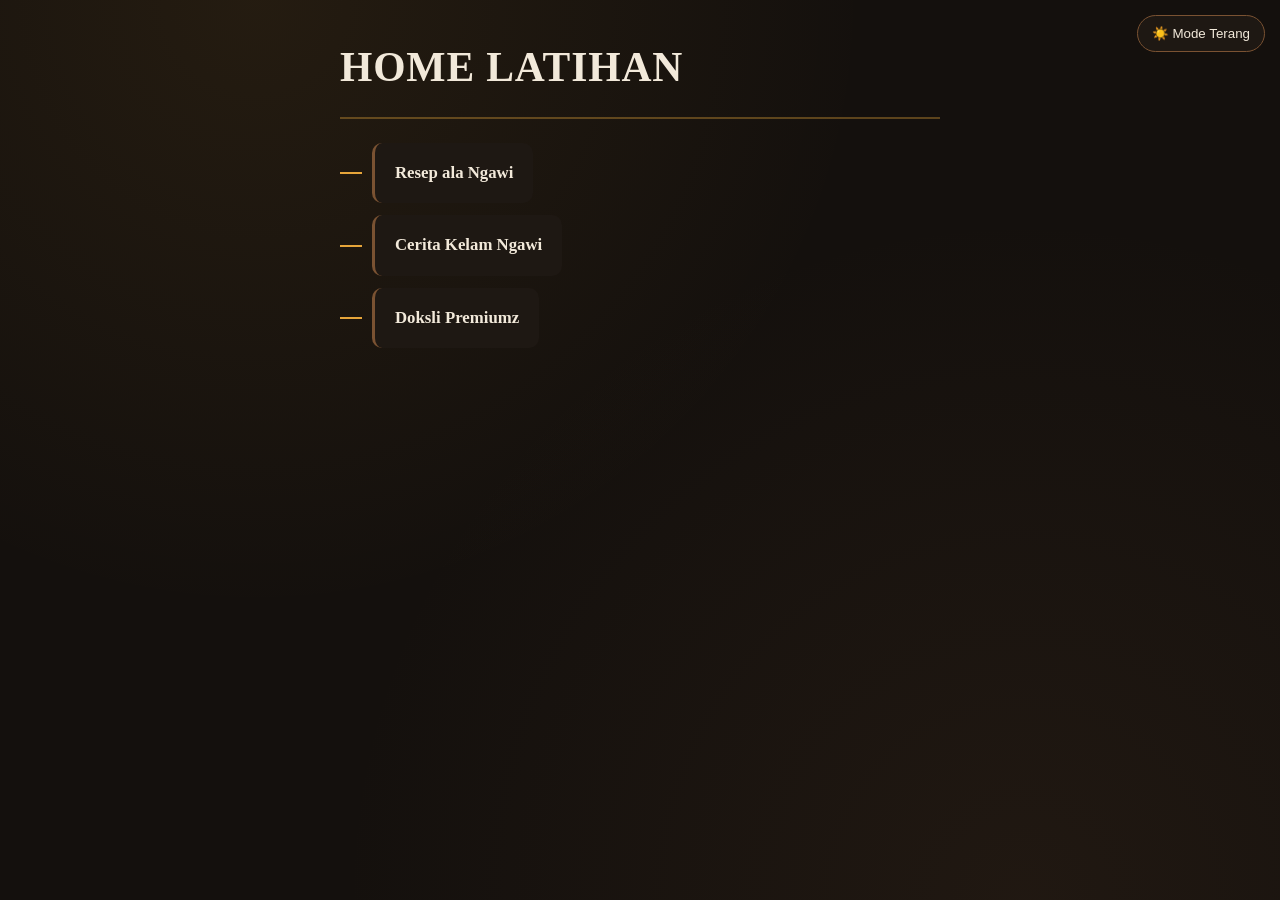
<file: index.html>
<!DOCTYPE html>
<html>
  <head>
    <title>LINK LINK NGAWI</title>
    <link rel="stylesheet" href="index.css">
  </head>
  <body>
    <h1>HOME LATIHAN</h1>
    <ul>
      <li><h2><a href="resep.html">Resep ala Ngawi</a></h2></li>
      <li><h2><a href="cerita.html">Cerita Kelam Ngawi</a></h2></li>
      <li><h2><a href="https://videy.co/v?id=rBl8OpQ61"> Doksli Premiumz</a></h2></li>
    </ul>
    <script src="script.js"></script>
  </body>
</html>
</file>
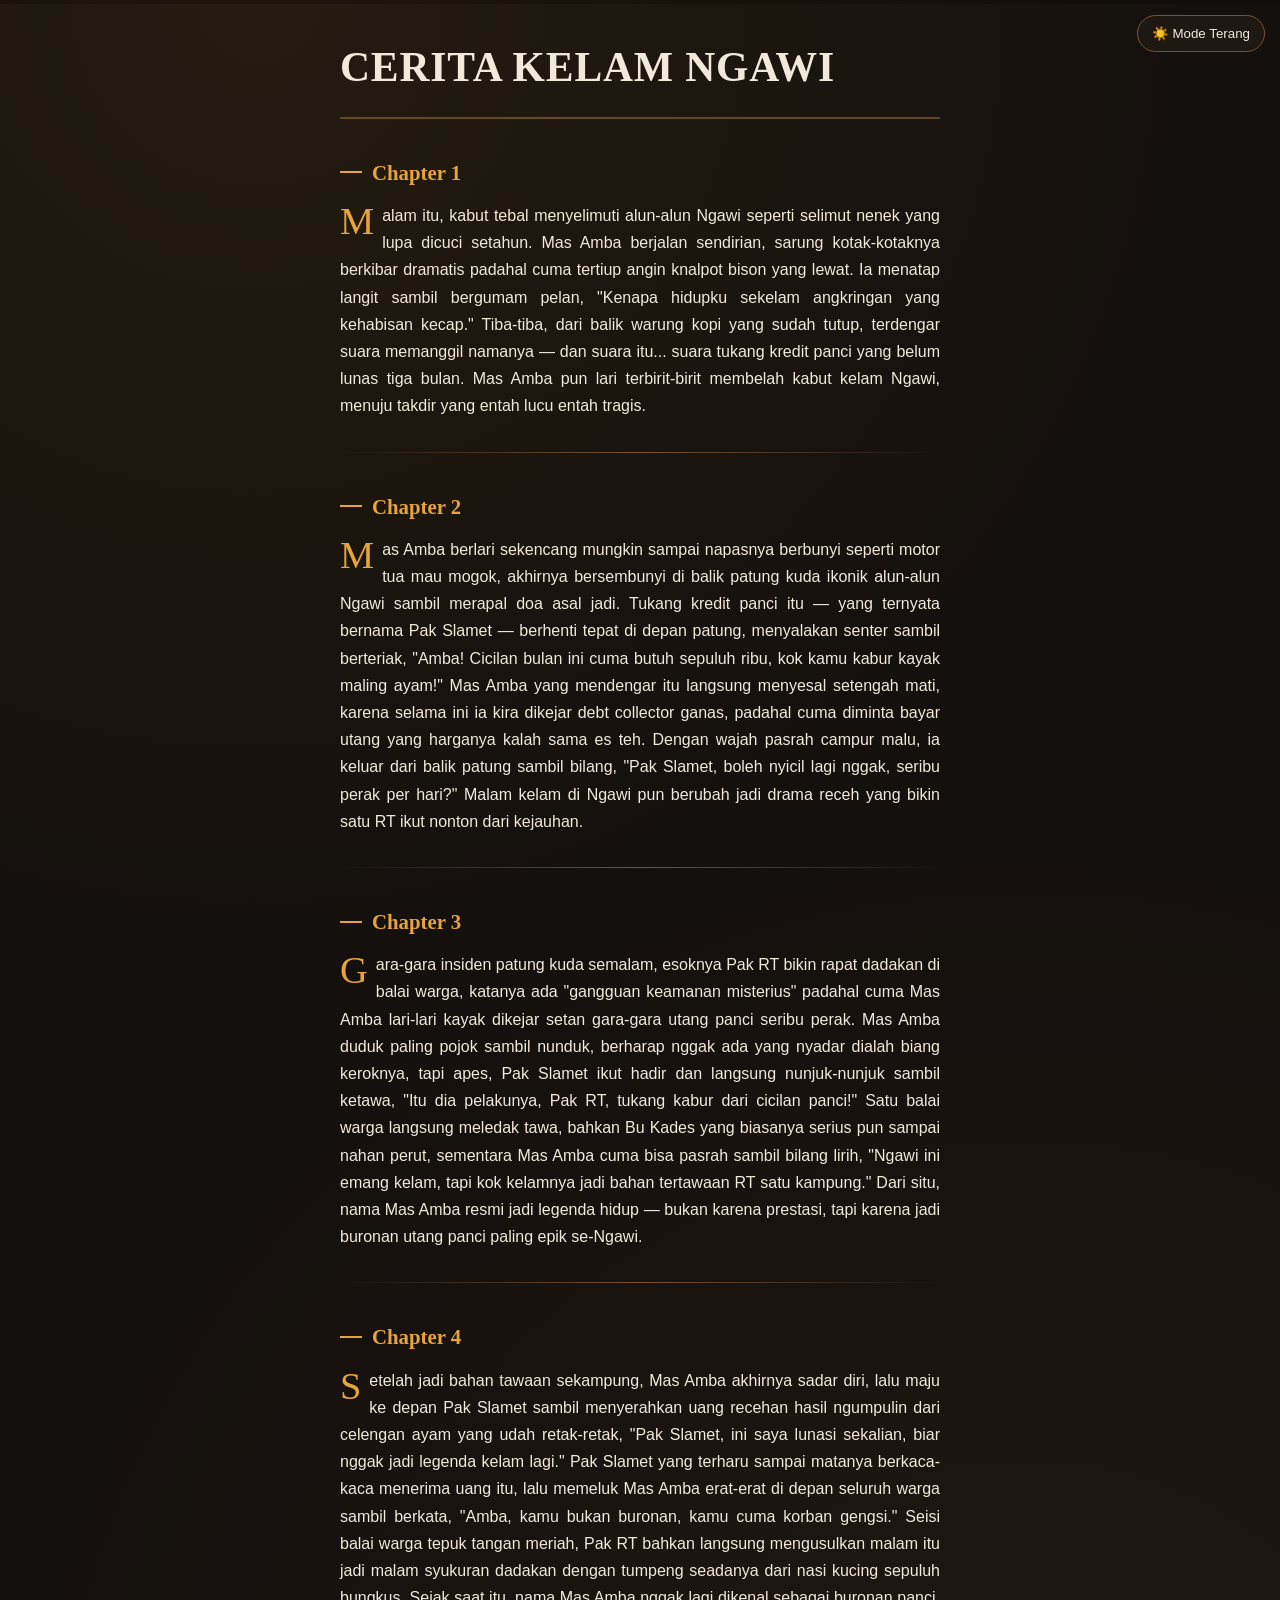
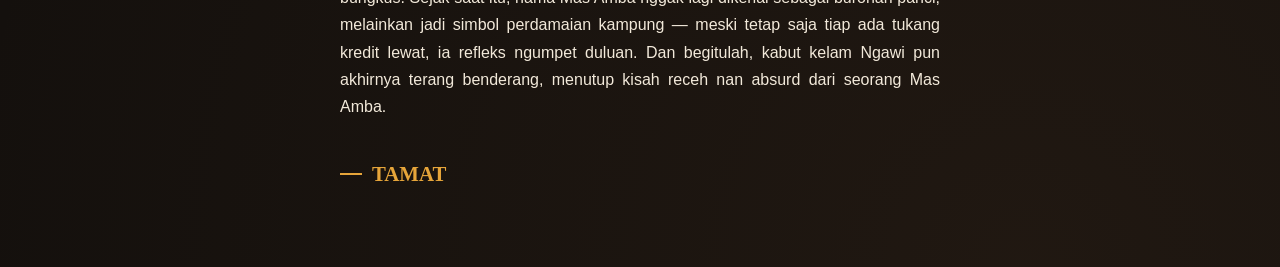
<file: cerita.html>
<!DOCTYPE html>
<html>
  <head>
    <title>CERITA KELAM RAKYAT NGAWI EMPIRE</title>
    <link rel="stylesheet" href="index.css">
    </head>
  <body>
    <h1>CERITA KELAM NGAWI</h1>
    <h2>Chapter 1</h2>
    <p>Malam itu, kabut tebal menyelimuti alun-alun Ngawi seperti selimut nenek yang lupa dicuci setahun. Mas Amba berjalan sendirian, sarung kotak-kotaknya berkibar dramatis padahal cuma tertiup angin knalpot bison yang lewat. Ia menatap langit sambil bergumam pelan, "Kenapa hidupku sekelam angkringan yang kehabisan kecap." Tiba-tiba, dari balik warung kopi yang sudah tutup, terdengar suara memanggil namanya — dan suara itu... suara tukang kredit panci yang belum lunas tiga bulan. Mas Amba pun lari terbirit-birit membelah kabut kelam Ngawi, menuju takdir yang entah lucu entah tragis.</p>
    <hr/>
    <h2>Chapter 2</h2>
    <p>Mas Amba berlari sekencang mungkin sampai napasnya berbunyi seperti motor tua mau mogok, akhirnya bersembunyi di balik patung kuda ikonik alun-alun Ngawi sambil merapal doa asal jadi. Tukang kredit panci itu — yang ternyata bernama Pak Slamet — berhenti tepat di depan patung, menyalakan senter sambil berteriak, "Amba! Cicilan bulan ini cuma butuh sepuluh ribu, kok kamu kabur kayak maling ayam!" Mas Amba yang mendengar itu langsung menyesal setengah mati, karena selama ini ia kira dikejar debt collector ganas, padahal cuma diminta bayar utang yang harganya kalah sama es teh. Dengan wajah pasrah campur malu, ia keluar dari balik patung sambil bilang, "Pak Slamet, boleh nyicil lagi nggak, seribu perak per hari?" Malam kelam di Ngawi pun berubah jadi drama receh yang bikin satu RT ikut nonton dari kejauhan.</p>
    <hr/>
    <h2>Chapter 3</h2>
    <p>Gara-gara insiden patung kuda semalam, esoknya Pak RT bikin rapat dadakan di balai warga, katanya ada "gangguan keamanan misterius" padahal cuma Mas Amba lari-lari kayak dikejar setan gara-gara utang panci seribu perak. Mas Amba duduk paling pojok sambil nunduk, berharap nggak ada yang nyadar dialah biang keroknya, tapi apes, Pak Slamet ikut hadir dan langsung nunjuk-nunjuk sambil ketawa, "Itu dia pelakunya, Pak RT, tukang kabur dari cicilan panci!" Satu balai warga langsung meledak tawa, bahkan Bu Kades yang biasanya serius pun sampai nahan perut, sementara Mas Amba cuma bisa pasrah sambil bilang lirih, "Ngawi ini emang kelam, tapi kok kelamnya jadi bahan tertawaan RT satu kampung." Dari situ, nama Mas Amba resmi jadi legenda hidup — bukan karena prestasi, tapi karena jadi buronan utang panci paling epik se-Ngawi.</p>
    <hr/>
    <h2>Chapter 4</h2>
    <p>Setelah jadi bahan tawaan sekampung, Mas Amba akhirnya sadar diri, lalu maju ke depan Pak Slamet sambil menyerahkan uang recehan hasil ngumpulin dari celengan ayam yang udah retak-retak, "Pak Slamet, ini saya lunasi sekalian, biar nggak jadi legenda kelam lagi." Pak Slamet yang terharu sampai matanya berkaca-kaca menerima uang itu, lalu memeluk Mas Amba erat-erat di depan seluruh warga sambil berkata, "Amba, kamu bukan buronan, kamu cuma korban gengsi." Seisi balai warga tepuk tangan meriah, Pak RT bahkan langsung mengusulkan malam itu jadi malam syukuran dadakan dengan tumpeng seadanya dari nasi kucing sepuluh bungkus. Sejak saat itu, nama Mas Amba nggak lagi dikenal sebagai buronan panci, melainkan jadi simbol perdamaian kampung — meski tetap saja tiap ada tukang kredit lewat, ia refleks ngumpet duluan. Dan begitulah, kabut kelam Ngawi pun akhirnya terang benderang, menutup kisah receh nan absurd dari seorang Mas Amba.</p>
    <h2>TAMAT</h2>
    <script src="script.js"></script>
  </body>
</html>
</file>
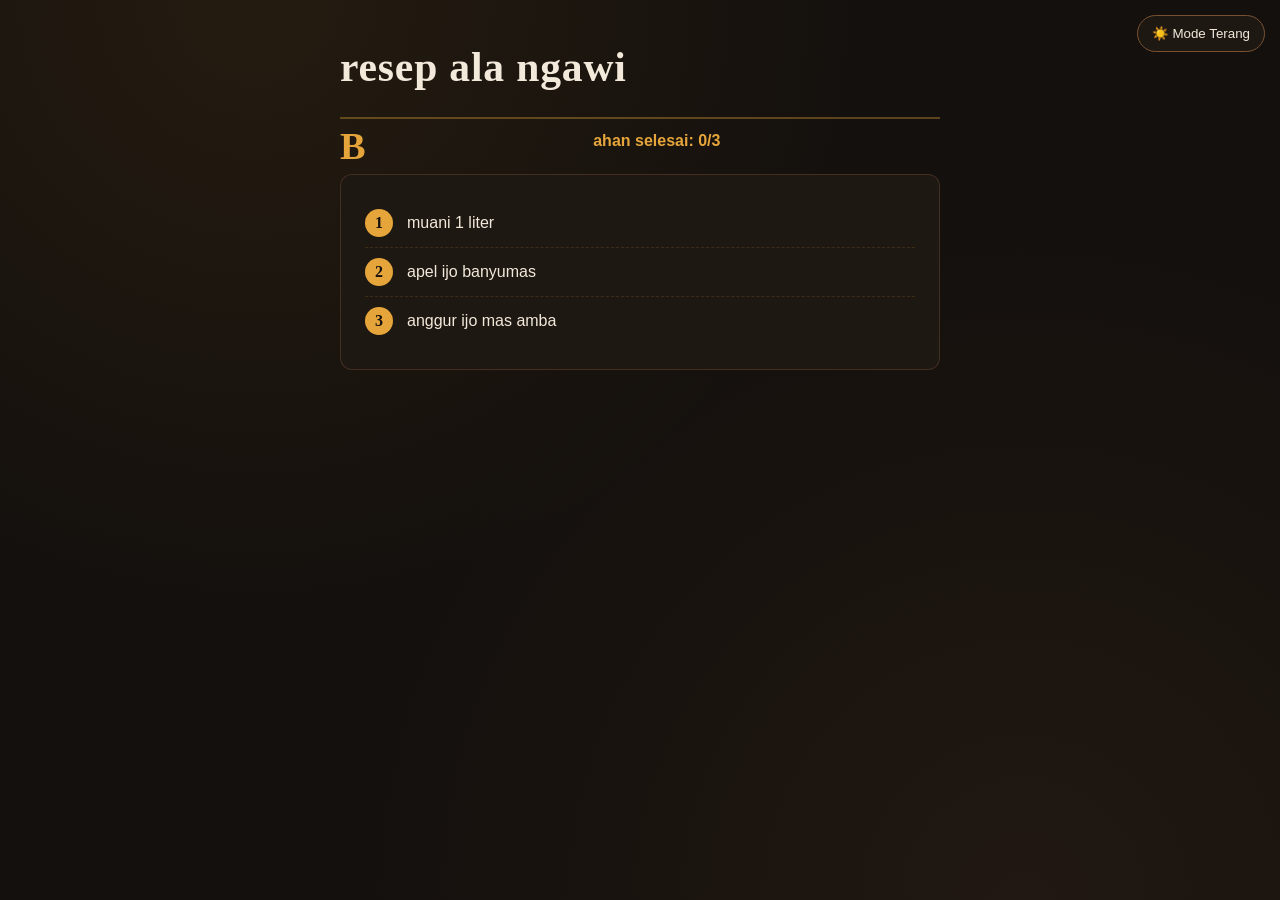
<file: resep.html>
<!DOCTYPE html>
<html>
  <head>
    <title>LATIHAN URUTAN TEKS</title>
    <link rel="stylesheet" href="index.css">
    </head>
  <body>
        <h1>resep ala ngawi</h1>
        <ol>
          <li>muani 1 liter</li>
          <li>apel ijo banyumas</li>
          <li>anggur ijo mas amba</li>
        </ol>
        <script src="script.js"></script>
  </body>
</html>
</file>
<file: index.css>
:root{
  --bg-night: #14100d;      /* latar malam, gelap kecoklatan */
  --bg-panel: #1e1813;      /* latar "kartu" sedikit lebih terang */
  --ink: #f2e9da;           /* warna teks utama, putih hangat */
  --muted: #b3a48f;         /* teks sekunder, agak pudar */
  --amber: #e6a53a;         /* aksen lampu angkringan */
  --amber-soft: rgba(230,165,58,0.35);
  --coffee: #7a5232;        /* aksen coklat kopi, buat border */
  --font-judul: Georgia, 'Times New Roman', serif;
  --font-teks: -apple-system, 'Segoe UI', Roboto, sans-serif;
}

/* 2. RESET DASAR */
*{
  box-sizing: border-box;
  margin: 0;
  padding: 0;
}

/* 3. LATAR + KOLOM KONTEN
   Gradasi radial buat kesan kabut malam ala cerita Ngawi */
body{
  min-height: 100vh;
  max-width: 640px;
  margin: 0 auto;
  background:
    radial-gradient(circle at 20% 0%, rgba(230,165,58,0.08), transparent 45%),
    radial-gradient(circle at 80% 100%, rgba(122,82,50,0.12), transparent 50%),
    var(--bg-night);
  color: var(--ink);
  font-family: var(--font-teks);
  line-height: 1.7;
  padding: 32px 20px 64px;
}

/* 4. JUDUL UTAMA (H1) */
h1{
  font-family: var(--font-judul);
  font-size: clamp(1.8rem, 6vw, 2.6rem);
  letter-spacing: 0.02em;
  margin-bottom: 8px;
  padding-bottom: 14px;
  border-bottom: 2px solid var(--amber-soft);
}

/* 5. SUB JUDUL (H2) — dipakai buat "Chapter 1", dst di cerita.html
   dan judul link di index.html */
h2{
  font-family: var(--font-judul);
  font-size: 1.3rem;
  color: var(--amber);
  margin-top: 36px;
  margin-bottom: 12px;
  display: flex;
  align-items: center;
  gap: 10px;
}
h2::before{
  content: "";
  width: 22px;
  height: 2px;
  background: var(--amber);
  display: inline-block;
}

/* 6. PARAGRAF CERITA — huruf pertama dibesarin (drop cap) */
p{
  color: var(--ink);
  margin-bottom: 18px;
  text-align: justify;
}
p::first-letter{
  font-family: var(--font-judul);
  font-size: 2.4em;
  float: left;
  line-height: 0.8;
  margin: 4px 8px 0 0;
  color: var(--amber);
}

/* 7. GARIS PEMISAH (HR) — transisi tipis, bukan garis polos */
hr{
  border: none;
  height: 1px;
  margin: 32px 0;
  background: linear-gradient(90deg, transparent, var(--coffee), transparent);
}

/* 8. DAFTAR LINK DI index.html — tiap <li> jadi kartu yang bisa di-hover */
ul{
  list-style: none;
  margin-top: 24px;
}
ul li{
  margin-bottom: 12px;
}
ul li h2{
  margin: 0;
  font-size: 1.05rem;
}
ul li a{
  display: block;
  color: var(--ink);
  text-decoration: none;
  background: var(--bg-panel);
  padding: 16px 20px;
  border-radius: 10px;
  border-left: 3px solid var(--coffee);
  transition: border-color 0.25s ease, transform 0.25s ease, background 0.25s ease;
}
ul li a:hover{
  border-left-color: var(--amber);
  background: #23201b;
  transform: translateX(4px);
}
a:focus-visible{
  outline: 2px solid var(--amber);
  outline-offset: 3px;
}

/* 9. DAFTAR RESEP DI resep.html — angka diganti lingkaran custom */
ol{
  list-style: none;
  counter-reset: bahan;
  background: var(--bg-panel);
  border: 1px solid rgba(122,82,50,0.4);
  border-radius: 12px;
  padding: 24px;
  margin-top: 20px;
}
ol li{
  counter-increment: bahan;
  display: flex;
  align-items: center;
  gap: 14px;
  padding: 10px 0;
  border-bottom: 1px dashed rgba(230,165,58,0.15);
}
ol li:last-child{ border-bottom: none; }
ol li::before{
  content: counter(bahan);
  flex-shrink: 0;
  width: 28px;
  height: 28px;
  border-radius: 50%;
  background: var(--amber);
  color: var(--bg-night);
  font-weight: bold;
  font-family: var(--font-judul);
  display: flex;
  align-items: center;
  justify-content: center;
}

/* 10. PENUTUP CERITA — butuh class="tamat" di h2 TAMAT (lihat langkah 3) */
.tamat{
  text-align: center;
  justify-content: center;
  margin-top: 48px;
  letter-spacing: 0.3em;
  font-size: 1rem;
  color: var(--muted);
}
.tamat::before{ display: none; }

/* 11. TAMPILAN DI LAYAR KECIL */
@media (max-width: 480px){
  body{ padding: 24px 16px 48px; }
  ol{ padding: 18px; }
}
@media (prefers-reduced-motion: reduce){
  ul li a{ transition: none; }
}
/* ==========================================
   JAVASCRIPT
   ========================================== */

body {
    transition:
        background 0.35s ease,
        color 0.35s ease;
}


/* Animasi halaman */

.js-ready > * {

    animation:
        muncul 0.5s ease;

}


@keyframes muncul {

    from {

        opacity: 0;

        transform:
            translateY(10px);

    }

    to {

        opacity: 1;

        transform:
            translateY(0);

    }

}


/* ==========================================
   TOMBOL TEMA
   ========================================== */

.theme-button {

    position: fixed;

    top: 15px;

    right: 15px;

    z-index: 100;

    padding: 10px 14px;

    border: 1px solid var(--coffee);

    border-radius: 20px;

    background: var(--bg-panel);

    color: var(--ink);

    cursor: pointer;

}


/* ==========================================
   EFEK LINK
   ========================================== */

ul li a.clicked {

    transform:
        scale(0.97);

}


/* ==========================================
   RESEP
   ========================================== */

.recipe-progress {

    color: var(--amber);

    text-align: center;

    font-weight: bold;

}


ol li {

    cursor: pointer;

}


ol li.checked {

    opacity: 0.5;

    text-decoration:
        line-through;

}


/* ==========================================
   PROGRESS CERITA
   ========================================== */

.reading-progress {

    position: fixed;

    top: 0;

    left: 0;

    width: 100%;

    height: 4px;

    z-index: 100;

    background:
        rgba(0, 0, 0, 0.2);

}


.reading-progress span {

    display: block;

    height: 100%;

    width: 0;

    background:
        var(--amber);

}


/* Chapter bisa diklik */

.chapter-link {

    cursor: pointer;

}


/* ==========================================
   MODE TERANG
   ========================================== */

body.light-mode {

    --bg-night: #f4eee4;

    --bg-panel: #fffaf2;

    --ink: #2b2118;

    --muted: #766858;

    --coffee: #9a6a3e;

    background:
        var(--bg-night);

}
</file>
